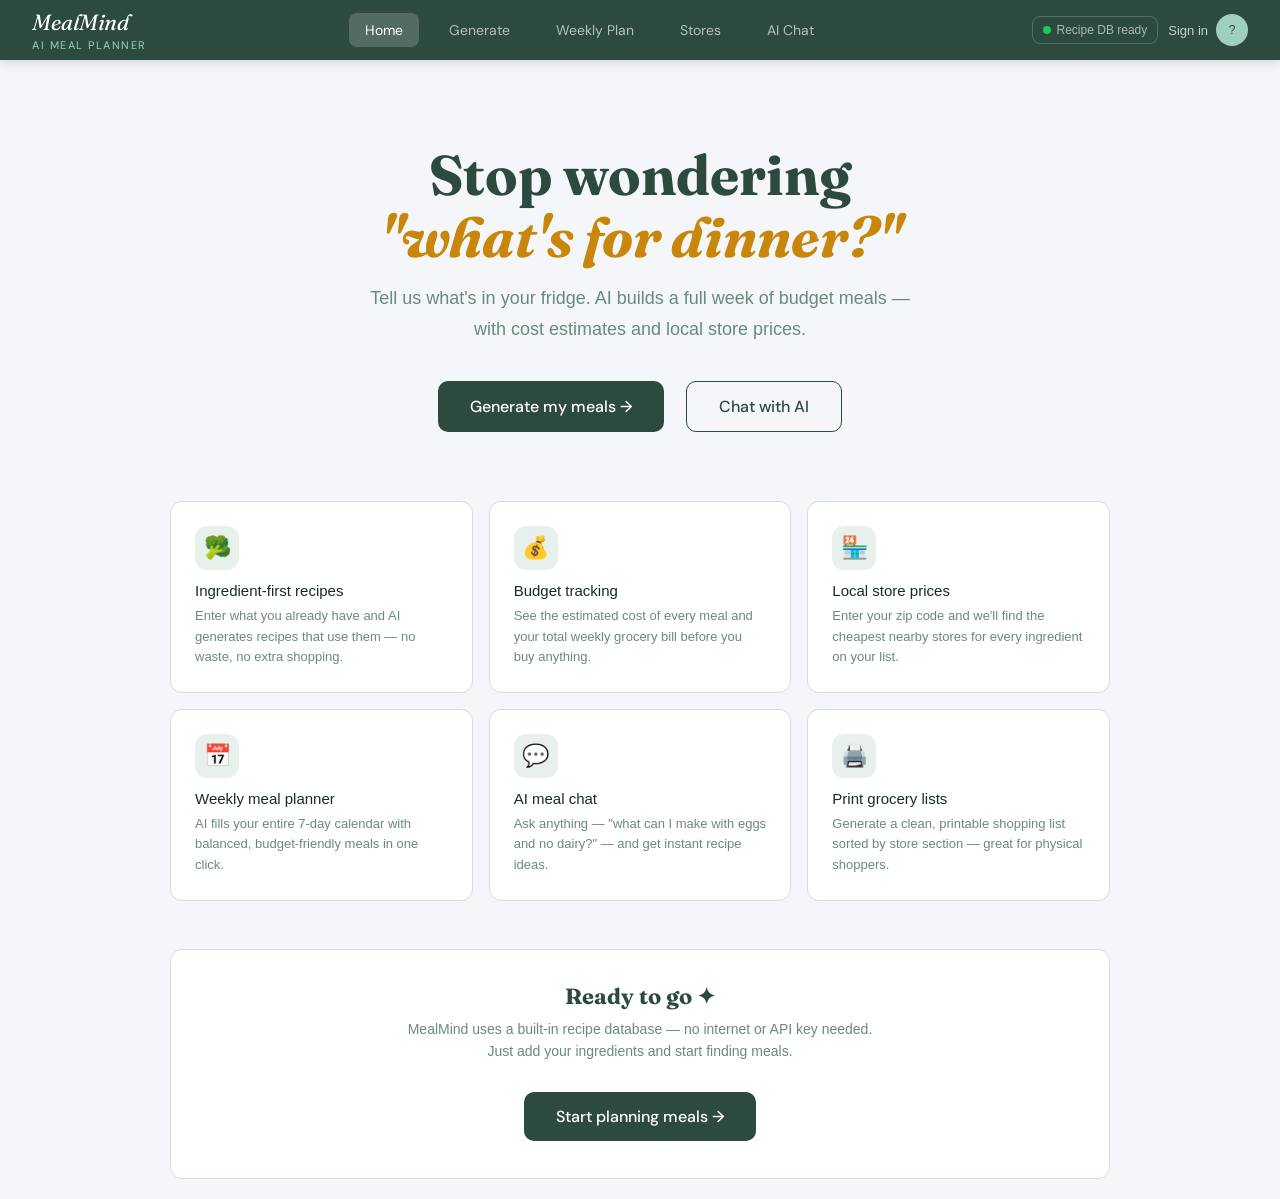
<file: index.html>
<!DOCTYPE html>
<html lang="en">
<head>
<meta charset="UTF-8">
<meta name="viewport" content="width=device-width, initial-scale=1.0">
<title>MealMind</title>
<link rel="stylesheet" href="styles.css">
<link rel="preconnect" href="https://fonts.googleapis.com">
<link rel="preconnect" href="https://fonts.gstatic.com" crossorigin>
<link href="https://fonts.googleapis.com/css2?family=Fraunces:ital,wght@0,400;0,500;1,400;1,500&family=DM+Sans:wght@400;500&display=swap" rel="stylesheet">
<link rel="manifest" href="manifest.json">
</head>
<body>

<!-- NAV -->
<nav>
  <a href="#" class="logo" onclick="showPage('home');return false">MealMind <span class="logo-sub">AI Meal Planner</span></a>
  <div class="nav-tabs">
    <button class="nav-tab active" onclick="showPage('home')">Home</button>
    <button class="nav-tab" onclick="showPage('generate')">Generate</button>
    <button class="nav-tab" onclick="showPage('planner')">Weekly Plan</button>
    <button class="nav-tab" onclick="showPage('stores')">Stores</button>
    <button class="nav-tab" onclick="showPage('chat')">AI Chat</button>
  </div>
  <div class="nav-right">
    <div class="api-indicator" title="Recipe database ready">
      <div class="api-dot" id="api-dot"></div>
      <span id="api-status-text">No API key</span>
    </div>
    <div class="nav-user" onclick="openLoginModal()">
      <span id="user-label">Sign in</span>
      <div class="avatar" id="avatar-circle">?</div>
    </div>
  </div>
</nav>

<!-- HOME PAGE -->
<div class="page active" id="page-home">
  <div class="hero">
    <h1>Stop wondering<br><em>"what's for dinner?"</em></h1>
    <p>Tell us what's in your fridge. AI builds a full week of budget meals — with cost estimates and local store prices.</p>
    <div class="cta-row">
      <button class="cta-btn" onclick="showPage('generate')">Generate my meals →</button>
      <button class="cta-btn outline" onclick="showPage('chat')">Chat with AI</button>
    </div>
  </div>
  <div class="feature-grid">
    <div class="feat-card">
      <div class="feat-icon">🥦</div>
      <h3>Ingredient-first recipes</h3>
      <p>Enter what you already have and AI generates recipes that use them — no waste, no extra shopping.</p>
    </div>
    <div class="feat-card">
      <div class="feat-icon">💰</div>
      <h3>Budget tracking</h3>
      <p>See the estimated cost of every meal and your total weekly grocery bill before you buy anything.</p>
    </div>
    <div class="feat-card">
      <div class="feat-icon">🏪</div>
      <h3>Local store prices</h3>
      <p>Enter your zip code and we'll find the cheapest nearby stores for every ingredient on your list.</p>
    </div>
    <div class="feat-card">
      <div class="feat-icon">📅</div>
      <h3>Weekly meal planner</h3>
      <p>AI fills your entire 7-day calendar with balanced, budget-friendly meals in one click.</p>
    </div>
    <div class="feat-card">
      <div class="feat-icon">💬</div>
      <h3>AI meal chat</h3>
      <p>Ask anything — "what can I make with eggs and no dairy?" — and get instant recipe ideas.</p>
    </div>
    <div class="feat-card">
      <div class="feat-icon">🖨️</div>
      <h3>Print grocery lists</h3>
      <p>Generate a clean, printable shopping list sorted by store section — great for physical shoppers.</p>
    </div>
  </div>
  <div style="text-align:center;margin-top:3rem;padding:2rem;background:var(--white);border-radius:var(--radius);border:1px solid var(--border)">
    <h2 style="font-family:var(--font-head);font-size:22px;color:var(--sage);margin-bottom:0.5rem">Ready to go ✦</h2>
    <p style="color:var(--muted);font-size:14px;max-width:480px;margin:0 auto 1.5rem;line-height:1.6">MealMind uses a built-in recipe database — no internet or API key needed. Just add your ingredients and start finding meals.</p>
    <button class="cta-btn" onclick="showPage('generate')">Start planning meals →</button>
  </div>
</div>

<!-- GENERATE PAGE -->
<div class="page" id="page-generate">
  <h1 class="page-title">Generate a recipe</h1>
  <p class="page-sub">Add ingredients you have on hand, set your preferences, and let AI cook up ideas.</p>
  <div class="two-col">
    <div class="card">
      <div class="card-title">Ingredients I have</div>
      <div class="tag-input-wrap">
        <input type="text" id="ing-input" placeholder="e.g. chicken, rice, broccoli..." onkeydown="if(event.key==='Enter')addIngredient()">
        <button class="add-btn" onclick="addIngredient()">Add</button>
      </div>
      <div class="tags" id="ing-tags"></div>
      <div style="margin-top:1rem;padding-top:1rem;border-top:1px solid var(--border)">
        <div style="font-size:11px;color:var(--muted);margin-bottom:8px;text-transform:uppercase;letter-spacing:0.8px">Quick add</div>
        <div style="display:flex;flex-wrap:wrap;gap:6px" id="quick-tags"></div>
      </div>
    </div>
    <div class="card">
      <div class="card-title">Preferences</div>
      <div class="pref-row"><span class="pref-label">Meal type</span><select id="meal-type"><option>Any</option><option>Breakfast</option><option>Lunch</option><option>Dinner</option><option>Snack</option></select></div>
      <div class="pref-row"><span class="pref-label">Dietary restriction</span><select id="diet"><option>None</option><option>Vegetarian</option><option>Vegan</option><option>Gluten-free</option><option>Dairy-free</option><option>Keto</option></select></div>
      <div class="pref-row"><span class="pref-label">Cook time</span><select id="cook-time"><option>Any</option><option>Under 15 min</option><option>Under 30 min</option><option>Under 1 hour</option></select></div>
      <div class="pref-row"><span class="pref-label">Budget per meal</span><select id="budget"><option>Any</option><option>Under $3</option><option>Under $5</option><option>Under $8</option><option>Under $12</option></select></div>
      <div class="pref-row"><span class="pref-label">Servings</span><input type="number" id="servings" value="2" min="1" max="8" style="width:60px"></div>
      <div class="pref-row"><span class="pref-label">Zip code</span><input type="text" id="gen-zip" placeholder="e.g. 83440" style="width:110px" maxlength="5"></div>
    </div>
  </div>
  <button class="gen-btn" id="gen-btn" onclick="generateRecipe()">✦ Find matching recipes</button>
  <div id="results-area" style="margin-top:1.5rem"></div>
</div>

<!-- PLANNER PAGE -->
<div class="page" id="page-planner">
  <h1 class="page-title">Weekly meal plan</h1>
  <p class="page-sub">Your planned meals for the week. Click a slot to edit, or let AI fill the whole week.</p>
  <div class="plan-summary">
    <div class="sum-card"><span class="sum-num" id="total-cost">$0</span><div class="sum-label">Est. weekly cost</div></div>
    <div class="sum-card"><span class="sum-num" id="total-meals">0</span><div class="sum-label">Meals planned</div></div>
    <div class="sum-card"><span class="sum-num" id="avg-cost">$0</span><div class="sum-label">Avg. per meal</div></div>
    <div class="sum-card"><span class="sum-num" id="savings">$0</span><div class="sum-label">Est. savings vs eating out</div></div>
  </div>
  <div class="week-grid" id="week-grid"></div>
  <div class="plan-actions">
    <button class="action-btn primary" id="fill-week-btn" onclick="generateWeekPlan()">✦ AI fill my week</button>
    <button class="action-btn" onclick="printGroceryList()">🖨 Print grocery list</button>
    <button class="action-btn" onclick="clearPlan()">✕ Clear plan</button>
  </div>
  <div id="grocery-print-area" style="display:none"></div>
</div>

<!-- STORES PAGE -->
<div class="page" id="page-stores">
  <h1 class="page-title">Find nearby stores</h1>
  <p class="page-sub">Enter your zip code to find the cheapest grocery stores in your area with AI-estimated prices.</p>
  <div class="zip-row">
    <input type="text" id="zip-input" placeholder="Enter zip code" maxlength="5" style="width:160px;font-size:15px;letter-spacing:1px">
    <button class="zip-btn" onclick="findStores()">Search stores</button>
  </div>
  <div id="stores-result"></div>
</div>

<!-- AI CHAT PAGE -->
<div class="page" id="page-chat">
  <h1 class="page-title">AI meal assistant</h1>
  <p class="page-sub">Ask anything about recipes, nutrition, meal planning, or ingredient substitutions.</p>
  <div class="chat-suggestions">
    <button class="suggestion-btn" onclick="sendSuggestion('What can I make with eggs, cheese, and spinach?')">🥚 Eggs, cheese & spinach ideas</button>
    <button class="suggestion-btn" onclick="sendSuggestion('Give me a 3-day meal plan under $20 total')">💵 3-day plan under $20</button>
    <button class="suggestion-btn" onclick="sendSuggestion('What are the healthiest cheap foods for college students?')">🥗 Healthiest cheap foods</button>
    <button class="suggestion-btn" onclick="sendSuggestion('How do I meal prep for a whole week in under 2 hours?')">⏱ Quick meal prep tips</button>
  </div>
  <div class="chat-wrap">
    <div class="chat-messages" id="chat-messages">
      <div class="msg assistant">Hi! I'm your AI meal assistant. Ask me anything — recipes from your ingredients, budget tips, nutrition info, or how to make the most of whatever's in your fridge. 🍳</div>
    </div>
    <div class="chat-input-row">
      <input type="text" id="chat-input" placeholder="Ask me anything about meals, recipes, or nutrition..." onkeydown="if(event.key==='Enter')sendChat()">
      <button class="chat-send" id="chat-send" onclick="sendChat()">Send</button>
    </div>
  </div>
</div>

<!-- API modal removed: Gemini key is hardcoded -->

<!-- LOGIN MODAL -->
<div class="modal-bg" id="login-modal" onclick="if(event.target===this)closeLoginModal()">
  <div class="login-modal modal">
    <button class="modal-close" onclick="closeLoginModal()">×</button>
    <h2>Welcome back</h2>
    <p>Sign in to save your meal plans across sessions. (Demo mode — data is saved locally.)</p>
    <div class="form-row"><label>Name</label><input type="text" id="login-name" placeholder="Your name"></div>
    <div class="form-row"><label>Email</label><input type="email" id="login-email" placeholder="you@school.edu"></div>
    <button class="modal-btn" onclick="doLogin()">Sign in / Sign up</button>
  </div>
</div>

<!-- EDIT MEAL MODAL -->
<div class="modal-bg" id="edit-modal" onclick="if(event.target===this)closeEditModal()">
  <div class="modal" style="width:360px">
    <button class="modal-close" onclick="closeEditModal()">×</button>
    <h2 style="font-size:20px" id="edit-modal-title">Edit meal</h2>
    <p style="margin-bottom:1rem" id="edit-modal-sub"></p>
    <div class="form-row"><label>Meal name</label><input type="text" id="edit-meal-name" placeholder="e.g. Chicken stir fry"></div>
    <div class="form-row"><label>Est. cost ($)</label><input type="number" id="edit-meal-cost" placeholder="4.50" step="0.01" min="0"></div>
    <button class="modal-btn" onclick="saveEditMeal()">Save meal</button>
    <button style="width:100%;background:none;border:1px solid var(--border);padding:10px;border-radius:8px;font-family:var(--font-body);font-size:14px;cursor:pointer;color:var(--muted);margin-top:8px" onclick="clearMealSlot()">Remove meal</button>
  </div>
</div>

<script src="recipes.js"></script>
<script src="app.js"></script>
</body>
</html>
</file>
<file: styles.css>
* {box-sizing:border-box;margin:0;padding:0}
:root{
  --cream:#FDFAF4;--sage:#2D4A3E;--sage-light:#4A7A6A;--sage-pale:#E8F0EC;
  --amber:#C8860A;--amber-light:#FFF3D6;--white:#FFFFFF;
  --text:#1A2B24;--muted:#6B8A7A;--border:#D4E0D8;--red:#c0392b;
  --radius:12px;--font-head:'Fraunces',serif;--font-body:'DM Sans',sans-serif;
}

html{scroll-behavior:smooth}
body{font-family:var(--font-body);background:var(--cream);color:var(--text);min-height:100vh}

/* NAV */
nav{background:var(--sage);padding:0 2rem;display:flex;align-items:center;justify-content:space-between;height:60px;position:sticky;top:0;z-index:100;box-shadow:0 2px 12px rgba(0,0,0,0.15)}
.logo{font-family:var(--font-head);font-size:22px;color:#fff;font-style:italic;letter-spacing:-0.5px;text-decoration:none;display:flex;flex-direction:column;gap:2px}
.logo-sub{font-style:normal;color:#9FCFBF;font-size:11px;font-family:var(--font-body);letter-spacing:1.5px;text-transform:uppercase}
.nav-tabs{display:flex;gap:4px}
.nav-tab{background:none;border:none;color:rgba(255,255,255,0.65);font-family:var(--font-body);font-size:14px;padding:8px 16px;border-radius:8px;cursor:pointer;transition:all 0.2s}
.nav-tab:hover{color:#fff;background:rgba(255,255,255,0.1)}
.nav-tab.active{color:#fff;background:rgba(255,255,255,0.18)}
.nav-right{display:flex;align-items:center;gap:10px}
.api-indicator{display:flex;align-items:center;gap:6px;font-size:12px;color:rgba(255,255,255,0.6);cursor:pointer;padding:6px 10px;border-radius:8px;border:1px solid rgba(255,255,255,0.2);transition:all 0.2s}
.api-indicator:hover{background:rgba(255,255,255,0.1);color:#fff}
.api-dot{width:8px;height:8px;border-radius:50%;background:#ef4444;flex-shrink:0;transition:background 0.3s}
.api-dot.connected{background:#22c55e}
.nav-user{display:flex;align-items:center;gap:8px;color:rgba(255,255,255,0.75);font-size:13px;cursor:pointer}
.avatar{width:32px;height:32px;border-radius:50%;background:#9FCFBF;display:flex;align-items:center;justify-content:center;font-weight:500;font-size:12px;color:var(--sage)}

/* PAGES */
.page{display:none;padding:2rem;max-width:980px;margin:0 auto;animation:fadeIn 0.3s ease}
.page.active{display:block}
@keyframes fadeIn{from{opacity:0;transform:translateY(8px)}to{opacity:1;transform:translateY(0)}}

/* HOME */
.hero{text-align:center;padding:4rem 1rem 2.5rem}
.hero h1{font-family:var(--font-head);font-size:56px;color:var(--sage);line-height:1.1;margin-bottom:0.5rem}
.hero h1 em{color:var(--amber);font-style:italic}
.hero p{color:var(--muted);font-size:18px;max-width:540px;margin:1rem auto 2rem;line-height:1.7}
.feature-grid{display:grid;grid-template-columns:repeat(3,1fr);gap:1rem;margin-top:1.5rem}
.feat-card{background:var(--white);border:1px solid var(--border);border-radius:var(--radius);padding:1.5rem;text-align:left;transition:transform 0.2s,box-shadow 0.2s}
.feat-card:hover{transform:translateY(-2px);box-shadow:0 8px 24px rgba(45,74,62,0.1)}
.feat-icon{width:44px;height:44px;border-radius:12px;background:var(--sage-pale);display:flex;align-items:center;justify-content:center;margin-bottom:0.75rem;font-size:22px}
.feat-card h3{font-size:15px;font-weight:500;color:var(--text);margin-bottom:0.4rem}
.feat-card p{font-size:13px;color:var(--muted);line-height:1.6}
.cta-row{display:flex;gap:12px;justify-content:center;flex-wrap:wrap}
.cta-btn{background:var(--sage);color:#fff;border:none;padding:14px 32px;border-radius:10px;font-family:var(--font-body);font-size:16px;font-weight:500;cursor:pointer;transition:all 0.2s}
.cta-btn:hover{background:var(--sage-light);transform:translateY(-1px)}
.cta-btn.outline{background:none;color:var(--sage);border:1.5px solid var(--sage)}
.cta-btn.outline:hover{background:var(--sage-pale)}

/* CARDS & LAYOUT */
.card{background:var(--white);border:1px solid var(--border);border-radius:var(--radius);padding:1.5rem}
.card-title{font-size:12px;font-weight:500;color:var(--muted);text-transform:uppercase;letter-spacing:1px;margin-bottom:1rem}
.two-col{display:grid;grid-template-columns:1fr 1fr;gap:1.5rem}
.page-title{font-family:var(--font-head);font-size:36px;color:var(--sage);margin-bottom:0.25rem}
.page-sub{color:var(--muted);font-size:15px;margin-bottom:2rem;line-height:1.6}

/* INGREDIENTS */
.tag-input-wrap{display:flex;gap:8px;margin-bottom:0.75rem}
.tag-input-wrap input{flex:1;padding:10px 14px;border:1px solid var(--border);border-radius:8px;font-family:var(--font-body);font-size:14px;background:var(--cream);color:var(--text);outline:none;transition:border-color 0.2s}
.tag-input-wrap input:focus{border-color:var(--sage-light)}
.add-btn{background:var(--sage);color:#fff;border:none;padding:10px 16px;border-radius:8px;font-size:14px;cursor:pointer;font-family:var(--font-body);transition:background 0.2s}
.add-btn:hover{background:var(--sage-light)}
.tags{display:flex;flex-wrap:wrap;gap:6px;min-height:36px}
.tag{background:var(--sage-pale);color:var(--sage);padding:5px 10px;border-radius:20px;font-size:13px;display:flex;align-items:center;gap:5px}
.tag button{background:none;border:none;color:var(--sage-light);cursor:pointer;font-size:16px;line-height:1;padding:0;transition:color 0.2s}
.tag button:hover{color:var(--red)}
.quick-tag{background:none;border:1px solid var(--border);color:var(--muted);padding:4px 10px;border-radius:20px;font-size:12px;cursor:pointer;font-family:var(--font-body);transition:all 0.2s}
.quick-tag:hover{border-color:var(--sage);color:var(--sage);background:var(--sage-pale)}

/* PREFERENCES */
.pref-row{display:flex;align-items:center;justify-content:space-between;padding:10px 0;border-bottom:1px solid var(--border)}
.pref-row:last-child{border-bottom:none}
.pref-label{font-size:14px;color:var(--text)}
select,input[type=text],input[type=number],input[type=password],input[type=email]{padding:8px 12px;border:1px solid var(--border);border-radius:8px;font-family:var(--font-body);font-size:13px;background:var(--cream);color:var(--text);outline:none;transition:border-color 0.2s}
select:focus,input:focus{border-color:var(--sage-light)}

.gen-btn{width:100%;background:var(--sage);color:#fff;border:none;padding:15px;border-radius:10px;font-family:var(--font-head);font-size:20px;font-style:italic;cursor:pointer;margin-top:1.5rem;transition:all 0.2s;letter-spacing:-0.3px}
.gen-btn:hover:not(:disabled){background:var(--sage-light);transform:translateY(-1px)}
.gen-btn:disabled{opacity:0.55;cursor:not-allowed}

/* LOADING */
.loading{text-align:center;padding:3rem;color:var(--muted)}
.spinner{width:36px;height:36px;border:3px solid var(--border);border-top-color:var(--sage);border-radius:50%;animation:spin 0.8s linear infinite;margin:0 auto 1rem}
@keyframes spin{to{transform:rotate(360deg)}}

/* RECIPE CARDS */
.recipe-card{background:var(--white);border:1px solid var(--border);border-radius:var(--radius);padding:1.75rem;margin-bottom:1.25rem;animation:fadeIn 0.4s ease}
.recipe-header{display:flex;align-items:flex-start;justify-content:space-between;margin-bottom:1.25rem;gap:1rem}
.recipe-name{font-family:var(--font-head);font-size:26px;color:var(--sage);line-height:1.2}
.recipe-meta{display:flex;gap:1rem;font-size:13px;color:var(--muted);margin-top:6px;flex-wrap:wrap}
.badge{background:var(--amber-light);color:var(--amber);padding:4px 10px;border-radius:20px;font-size:12px;font-weight:500}
.cost-big{font-family:var(--font-head);font-size:30px;color:var(--text);text-align:right;white-space:nowrap}
.cost-big small{font-size:12px;font-family:var(--font-body);color:var(--muted);display:block;text-align:right}
.two-col-recipe{display:grid;grid-template-columns:1fr 1fr;gap:1.5rem;margin-top:1rem}
.section-label{font-size:11px;font-weight:500;color:var(--muted);text-transform:uppercase;letter-spacing:1px;margin-bottom:0.6rem}
.ingredient-list{list-style:none}
.ingredient-list li{font-size:14px;color:var(--text);padding:6px 0;border-bottom:1px solid var(--border);display:flex;justify-content:space-between;align-items:center;gap:8px}
.ingredient-list li:last-child{border-bottom:none}
.ing-right{text-align:right}
.store-price{color:var(--amber);font-size:12px;font-weight:500}
.store-name{color:var(--muted);font-size:11px}
.steps-list{padding-left:1.2rem}
.steps-list li{font-size:14px;color:var(--text);line-height:1.7;margin-bottom:0.5rem}
.recipe-actions{display:flex;gap:8px;margin-top:1.25rem;padding-top:1.25rem;border-top:1px solid var(--border);flex-wrap:wrap}
.action-btn{border:1px solid var(--border);background:none;padding:9px 16px;border-radius:8px;font-size:13px;font-family:var(--font-body);cursor:pointer;color:var(--text);transition:all 0.2s}
.action-btn:hover{background:var(--sage-pale);border-color:var(--sage-light)}
.action-btn.primary{background:var(--sage);color:#fff;border-color:var(--sage)}
.action-btn.primary:hover{background:var(--sage-light)}

/* WEEK PLANNER */
.plan-summary{display:grid;grid-template-columns:repeat(4,1fr);gap:1rem;margin-bottom:1.5rem}
.sum-card{background:var(--white);border:1px solid var(--border);border-radius:var(--radius);padding:1.25rem;text-align:center}
.sum-num{font-family:var(--font-head);font-size:30px;color:var(--sage);display:block}
.sum-label{font-size:12px;color:var(--muted);margin-top:4px}
.week-grid{display:grid;grid-template-columns:repeat(7,1fr);gap:8px;margin-bottom:1.5rem}
.day-col{background:var(--white);border:1px solid var(--border);border-radius:var(--radius);overflow:hidden;min-height:220px}
.day-head{background:var(--sage);color:#fff;font-size:11px;font-weight:500;text-align:center;padding:10px 4px;text-transform:uppercase;letter-spacing:0.8px}
.day-head.today{background:var(--amber)}
.meal-slot{padding:8px;border-bottom:1px solid var(--border);min-height:58px;cursor:pointer;transition:background 0.2s}
.meal-slot:hover{background:var(--sage-pale)}
.meal-slot:last-of-type{border-bottom:none}
.meal-type{font-size:9px;color:var(--muted);text-transform:uppercase;letter-spacing:0.5px;margin-bottom:3px}
.meal-name-cell{font-size:11px;color:var(--text);line-height:1.4}
.meal-cost-cell{font-size:10px;color:var(--amber);margin-top:2px}
.empty-slot{color:var(--border);font-size:11px}
.add-meal-btn{width:100%;background:none;border:none;padding:8px;font-size:20px;color:var(--border);cursor:pointer;transition:color 0.2s}
.add-meal-btn:hover{color:var(--sage)}
.plan-actions{display:flex;gap:8px;flex-wrap:wrap}

/* STORES */
.zip-row{display:flex;gap:10px;align-items:center;margin-bottom:1.5rem;flex-wrap:wrap}
.zip-btn{background:var(--sage);color:#fff;border:none;padding:10px 20px;border-radius:8px;font-family:var(--font-body);font-size:14px;cursor:pointer;transition:background 0.2s}
.zip-btn:hover{background:var(--sage-light)}
.stores-grid{display:grid;grid-template-columns:repeat(2,1fr);gap:1rem}
.store-card{background:var(--white);border:1px solid var(--border);border-radius:var(--radius);padding:1.25rem;display:flex;gap:1rem;align-items:flex-start;transition:transform 0.2s}
.store-card:hover{transform:translateY(-2px)}
.store-icon{width:48px;height:48px;border-radius:12px;background:var(--sage-pale);display:flex;align-items:center;justify-content:center;font-size:24px;flex-shrink:0}
.store-info h3{font-size:15px;font-weight:500;margin-bottom:4px}
.store-info p{font-size:13px;color:var(--muted);margin-bottom:8px}
.store-tags{display:flex;gap:5px;flex-wrap:wrap}
.store-tag{background:var(--sage-pale);color:var(--sage);font-size:11px;padding:3px 8px;border-radius:10px}
.cheapest-badge{background:var(--amber-light);color:var(--amber);font-size:11px;padding:3px 8px;border-radius:10px;font-weight:500}

/* AI CHAT */
.chat-wrap{background:var(--white);border:1px solid var(--border);border-radius:var(--radius);display:flex;flex-direction:column;height:480px}
.chat-messages{flex:1;overflow-y:auto;padding:1.25rem;display:flex;flex-direction:column;gap:1rem}
.msg{max-width:80%;line-height:1.6;font-size:14px;padding:10px 14px;border-radius:12px}
.msg.user{background:var(--sage);color:#fff;align-self:flex-end;border-radius:12px 12px 4px 12px}
.msg.assistant{background:var(--sage-pale);color:var(--text);align-self:flex-start;border-radius:12px 12px 12px 4px}
.msg.assistant strong{color:var(--sage)}
.chat-input-row{display:flex;gap:8px;padding:1rem;border-top:1px solid var(--border)}
.chat-input-row input{flex:1;padding:10px 14px;border:1px solid var(--border);border-radius:8px;font-family:var(--font-body);font-size:14px;background:var(--cream);color:var(--text);outline:none}
.chat-input-row input:focus{border-color:var(--sage-light)}
.chat-send{background:var(--sage);color:#fff;border:none;padding:10px 18px;border-radius:8px;font-family:var(--font-body);font-size:14px;cursor:pointer;transition:background 0.2s}
.chat-send:hover:not(:disabled){background:var(--sage-light)}
.chat-send:disabled{opacity:0.5;cursor:not-allowed}
.chat-suggestions{display:flex;gap:8px;flex-wrap:wrap;margin-bottom:1.5rem}
.suggestion-btn{background:var(--white);border:1px solid var(--border);padding:8px 14px;border-radius:20px;font-size:13px;font-family:var(--font-body);cursor:pointer;color:var(--sage);transition:all 0.2s}
.suggestion-btn:hover{background:var(--sage-pale);border-color:var(--sage)}

/* API KEY MODAL */
.modal-bg{display:none;position:fixed;inset:0;background:rgba(0,0,0,0.5);z-index:200;align-items:center;justify-content:center;padding:1rem}
.modal-bg.open{display:flex}
.modal{background:var(--white);border-radius:16px;padding:2rem;width:440px;max-width:100%;position:relative}
.modal h2{font-family:var(--font-head);font-size:26px;color:var(--sage);margin-bottom:0.25rem}
.modal p{font-size:14px;color:var(--muted);margin-bottom:1.5rem;line-height:1.6}
.form-row{margin-bottom:1rem}
.form-row label{display:block;font-size:13px;font-weight:500;color:var(--muted);margin-bottom:5px}
.form-row input{width:100%;padding:11px 14px;border:1px solid var(--border);border-radius:8px;font-family:var(--font-body);font-size:14px;background:var(--cream);color:var(--text);outline:none}
.form-row input:focus{border-color:var(--sage-light)}
.modal-btn{width:100%;background:var(--sage);color:#fff;border:none;padding:13px;border-radius:8px;font-family:var(--font-body);font-size:15px;font-weight:500;cursor:pointer;transition:background 0.2s;margin-top:0.5rem}
.modal-btn:hover{background:var(--sage-light)}
.modal-close{position:absolute;top:1rem;right:1rem;background:none;border:none;font-size:24px;color:var(--muted);cursor:pointer;line-height:1;padding:4px}
.api-note{background:var(--amber-light);border:1px solid #f0c97a;border-radius:8px;padding:10px 14px;font-size:12px;color:#7a5200;margin-top:1rem;line-height:1.5}
.api-note a{color:var(--amber);text-decoration:underline}
.error-msg{background:#fee2e2;border:1px solid #fca5a5;border-radius:8px;padding:10px 14px;font-size:13px;color:var(--red);margin-top:1rem;display:none}

/* LOGIN MODAL */
.login-modal{background:var(--white);border-radius:16px;padding:2rem;width:380px;max-width:100%;position:relative}

/* PRINT */
@media print{
  nav,.plan-actions,.chat-suggestions,.recipe-actions,.gen-btn,.cta-btn{display:none!important}
  .page{display:block!important;padding:0}
  .page:not(.active){display:none!important}
  body{background:#fff}
}

body {
font-family: Arial, sans-serif;
margin: 0;
background: #f4f6f9;
}
 
.nav {
display: flex;
justify-content: space-between;
padding: 10px 20px;
background: #4caf50;
color: white;
}
 
button {
margin: 5px;
padding: 8px 12px;
border: none;
border-radius: 8px;
background: #333;
color: white;
cursor: pointer;
transition: 0.3s;
}
 
button:hover {
background: #555;
}
 
.page { padding: 20px; }
.hidden { display: none; }
 
#plannerGrid {
display: grid;
grid-template-columns: repeat(7, 1fr);
gap: 10px;
}
 
.card {
background: white;
padding: 10px;
border-radius: 12px;
box-shadow: 0 4px 10px rgba(0,0,0,0.1);
min-height: 150px;
}
 
#recipesContainer {
display: grid;
grid-template-columns: repeat(auto-fit, minmax(200px,1fr));
gap: 15px;
}
 
img {
width: 100%;
border-radius: 10px;
}
 
@media(max-width:700px){
  .nav-tabs {
    position: fixed;
    bottom: 0;
    left: 0;
    width: 100%;
    background: var(--sage);
    display: flex;
    justify-content: space-around;
    padding: 10px 5px 20px 5px; /* Extra padding at the bottom for modern phones */
    z-index: 1000;
    box-shadow: 0 -2px 10px rgba(0,0,0,0.1);
  }

  .nav-tab {
    font-size: 12px;
    padding: 6px 8px;
    flex: 1;
    text-align: center;
  }

  /* Add padding to the bottom of the body so content isn't hidden behind the bar */
  body {
    padding-bottom: 70px; 
  }
}
</file>
